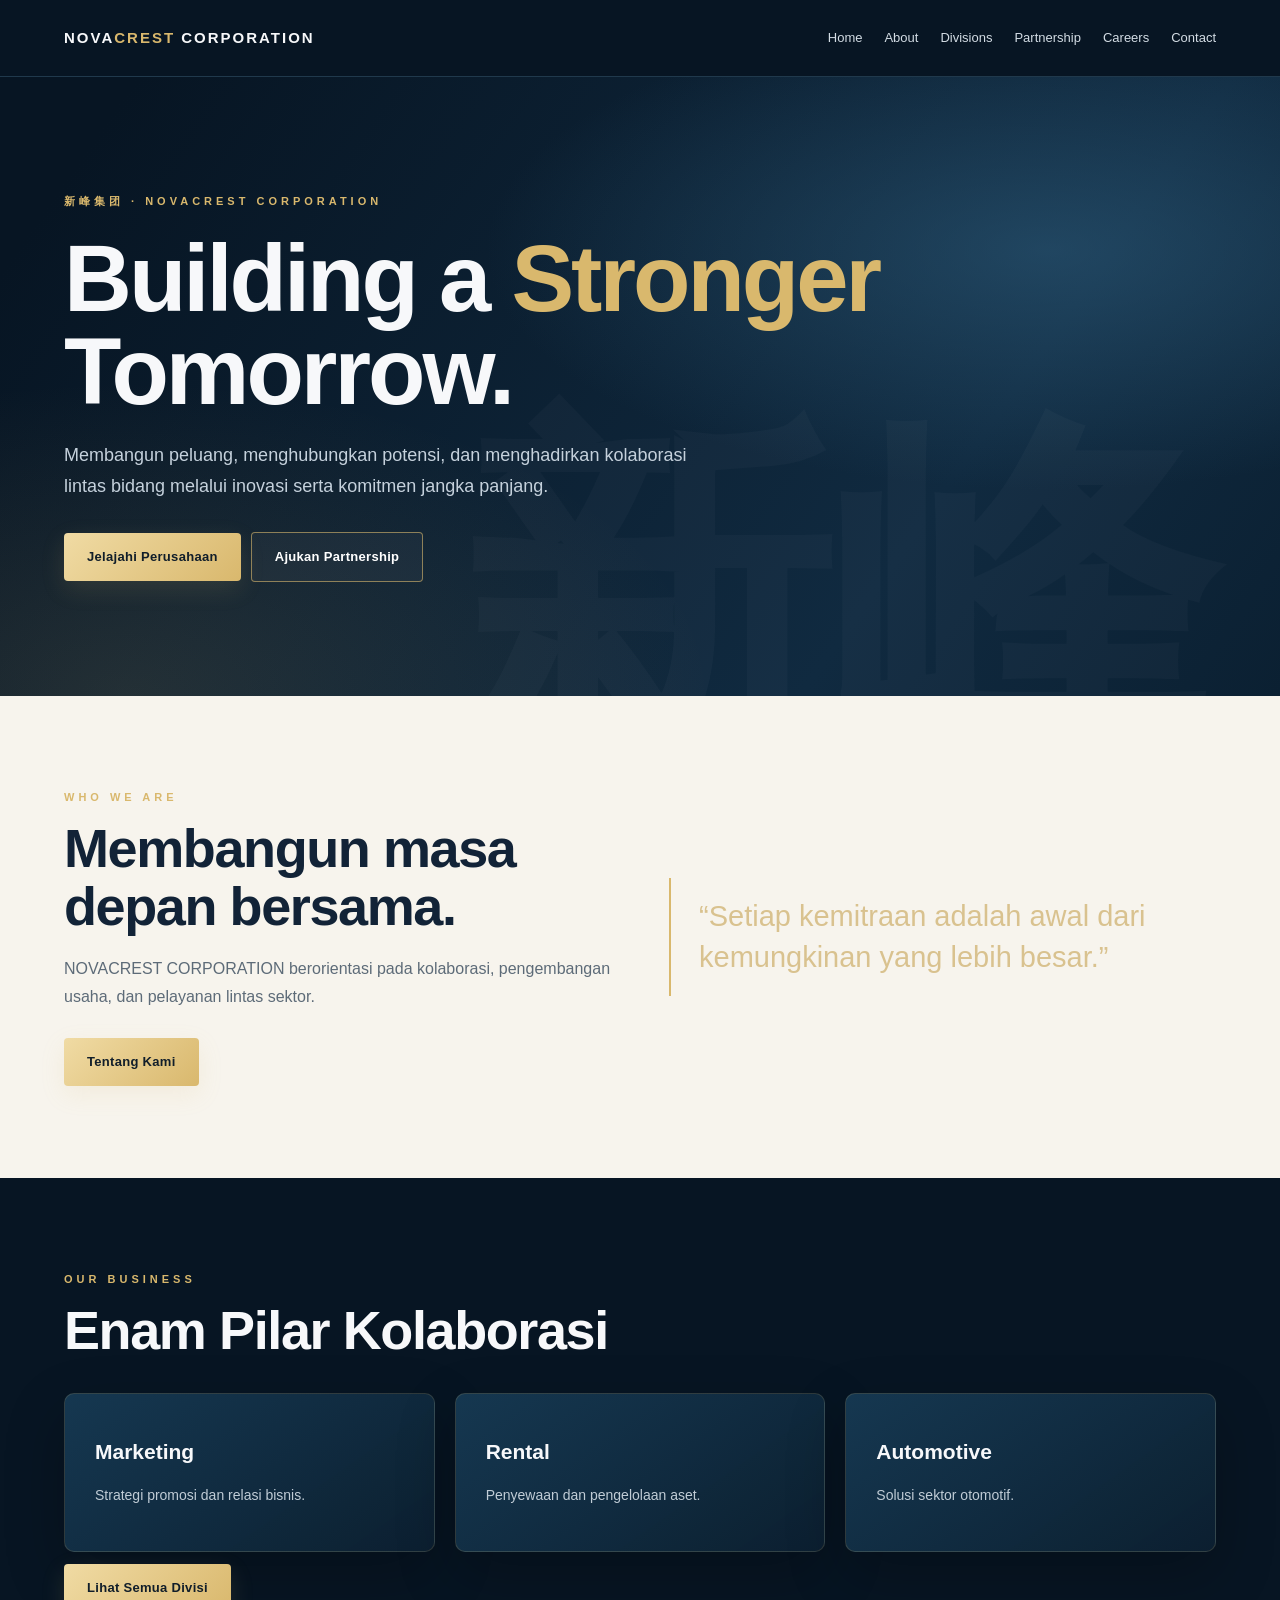
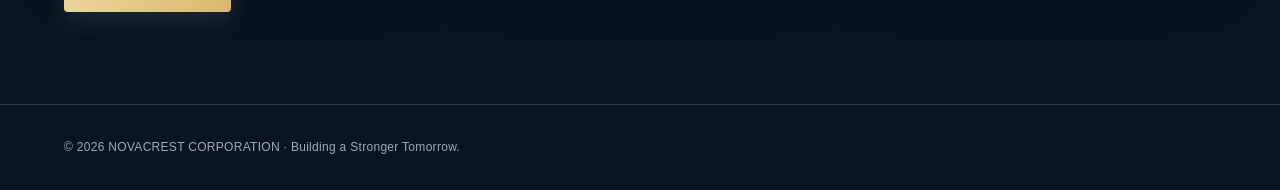
<file: index.html>
<!DOCTYPE html>
<html lang="id">

<head>
    <meta charset="UTF-8">
    <meta name="viewport" content="width=device-width, initial-scale=1.0">
    <meta name="description" content="NOVACREST CORPORATION — Building a Stronger Tomorrow">
    <title>Index | NOVACREST CORPORATION</title>
    <link rel="stylesheet" href="assets/style.css">
</head>

<body>
    <header class="wrap nav"><a class="brand" href="index.html">NOVA<span>CREST</span> CORPORATION</a>
        <nav class="navlinks"><a href="index.html">Home</a><a href="about.html">About</a><a
                href="divisions.html">Divisions</a><a href="partnership.html">Partnership</a><a
                href="careers.html">Careers</a><a href="contact.html">Contact</a></nav>
    </header>
    <main>
        <section class="hero">
            <div class="wrap">
                <div class="eyebrow">新峰集团 · NOVACREST CORPORATION</div>
                <h1>Building a <em>Stronger</em><br>Tomorrow.</h1>
                <p>Membangun peluang, menghubungkan potensi, dan menghadirkan kolaborasi lintas bidang melalui inovasi
                    serta komitmen jangka panjang.</p><a class="btn" href="about.html">Jelajahi Perusahaan</a><a
                    class="btn alt" href="partnership.html">Ajukan Partnership</a>
            </div>
        </section>
        <section class="section light">
            <div class="wrap split">
                <div>
                    <div class="eyebrow">Who We Are</div>
                    <h2>Membangun masa depan bersama.</h2>
                    <p class="lead">NOVACREST CORPORATION berorientasi pada kolaborasi, pengembangan usaha, dan
                        pelayanan lintas sektor.</p><a class="btn" href="about.html">Tentang Kami</a>
                </div>
                <div class="quote">“Setiap kemitraan adalah awal dari kemungkinan yang lebih besar.”</div>
            </div>
        </section>
        <section class="section">
            <div class="wrap">
                <div class="eyebrow">Our Business</div>
                <h2>Enam Pilar Kolaborasi</h2>
                <div class="grid">
                    <article class="card">
                        <h3>Marketing</h3>
                        <p>Strategi promosi dan relasi bisnis.</p>
                    </article>
                    <article class="card">
                        <h3>Rental</h3>
                        <p>Penyewaan dan pengelolaan aset.</p>
                    </article>
                    <article class="card">
                        <h3>Automotive</h3>
                        <p>Solusi sektor otomotif.</p>
                    </article>
                </div><a class="btn" href="divisions.html">Lihat Semua Divisi</a>
            </div>
        </section>
    </main>
    <footer class="footer">
        <div class="wrap">© <span data-year>2026</span> NOVACREST CORPORATION · Building a Stronger Tomorrow.</div>
    </footer>
    <script src="assets/script.js"></script>
</body>

</html>
</file>
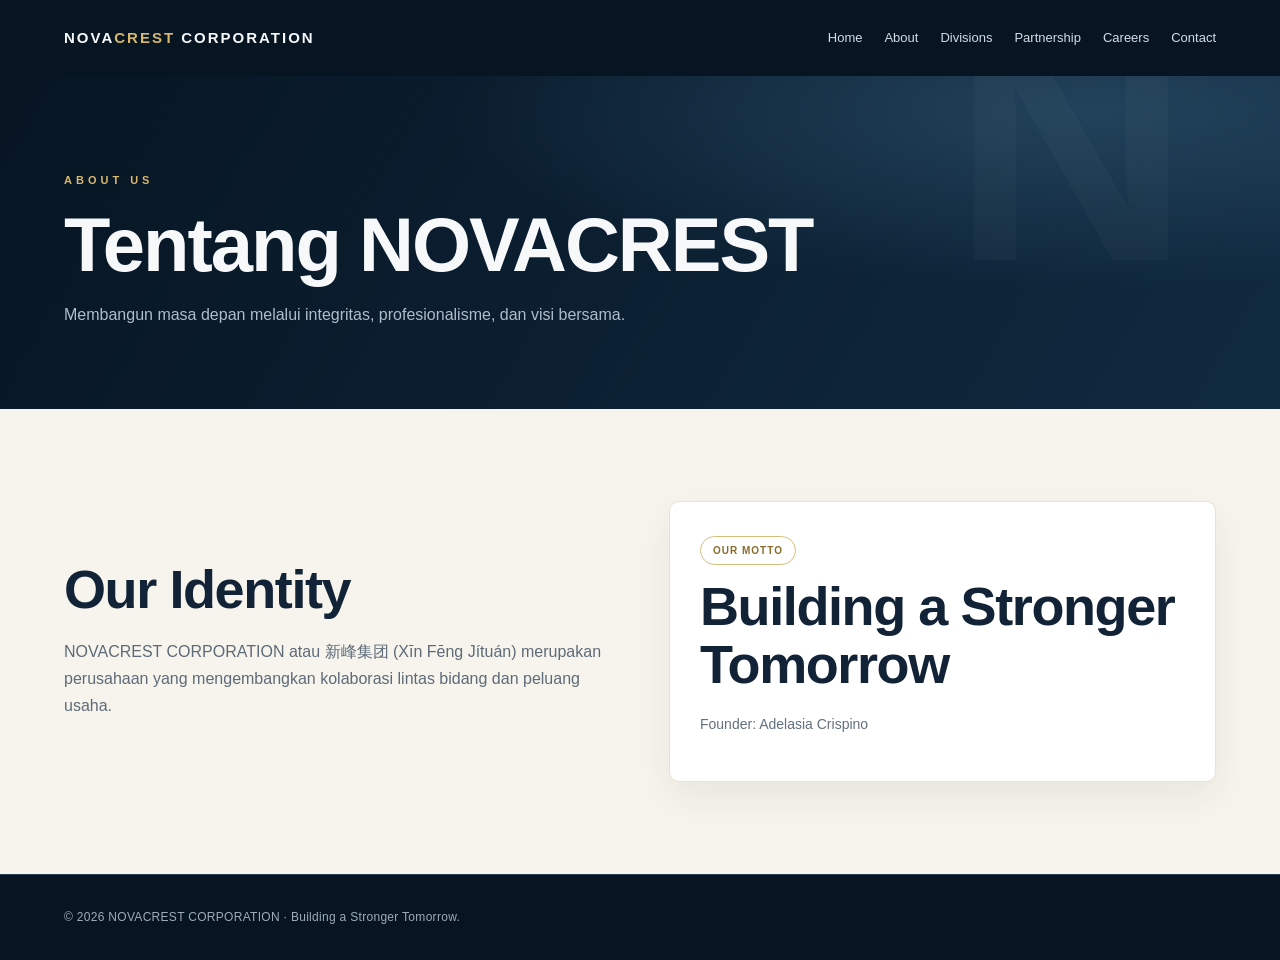
<file: about.html>
<!DOCTYPE html>
<html lang="id">

<head>
    <meta charset="UTF-8">
    <meta name="viewport" content="width=device-width, initial-scale=1.0">
    <meta name="description" content="NOVACREST CORPORATION — Building a Stronger Tomorrow">
    <title>About | NOVACREST CORPORATION</title>
    <link rel="stylesheet" href="assets/style.css">
</head>

<body>
    <header class="wrap nav"><a class="brand" href="index.html">NOVA<span>CREST</span> CORPORATION</a>
        <nav class="navlinks"><a href="index.html">Home</a><a href="about.html">About</a><a
                href="divisions.html">Divisions</a><a href="partnership.html">Partnership</a><a
                href="careers.html">Careers</a><a href="contact.html">Contact</a></nav>
    </header>
    <main>
        <section class="pagehead">
            <div class="wrap">
                <div class="eyebrow">About Us</div>
                <h1>Tentang NOVACREST</h1>
                <p class="lead">Membangun masa depan melalui integritas, profesionalisme, dan visi bersama.</p>
            </div>
        </section>
        <section class="section light">
            <div class="wrap split">
                <div>
                    <h2>Our Identity</h2>
                    <p class="lead">NOVACREST CORPORATION atau 新峰集团 (Xīn Fēng Jítuán) merupakan perusahaan yang
                        mengembangkan kolaborasi lintas bidang dan peluang usaha.</p>
                </div>
                <div class="card"><span class="tag">OUR MOTTO</span>
                    <h2>Building a Stronger Tomorrow</h2>
                    <p>Founder: Adelasia Crispino</p>
                </div>
            </div>
        </section>
    </main>
    <footer class="footer">
        <div class="wrap">© <span data-year>2026</span> NOVACREST CORPORATION · Building a Stronger Tomorrow.</div>
    </footer>
    <script src="assets/script.js"></script>
</body>

</html>
</file>
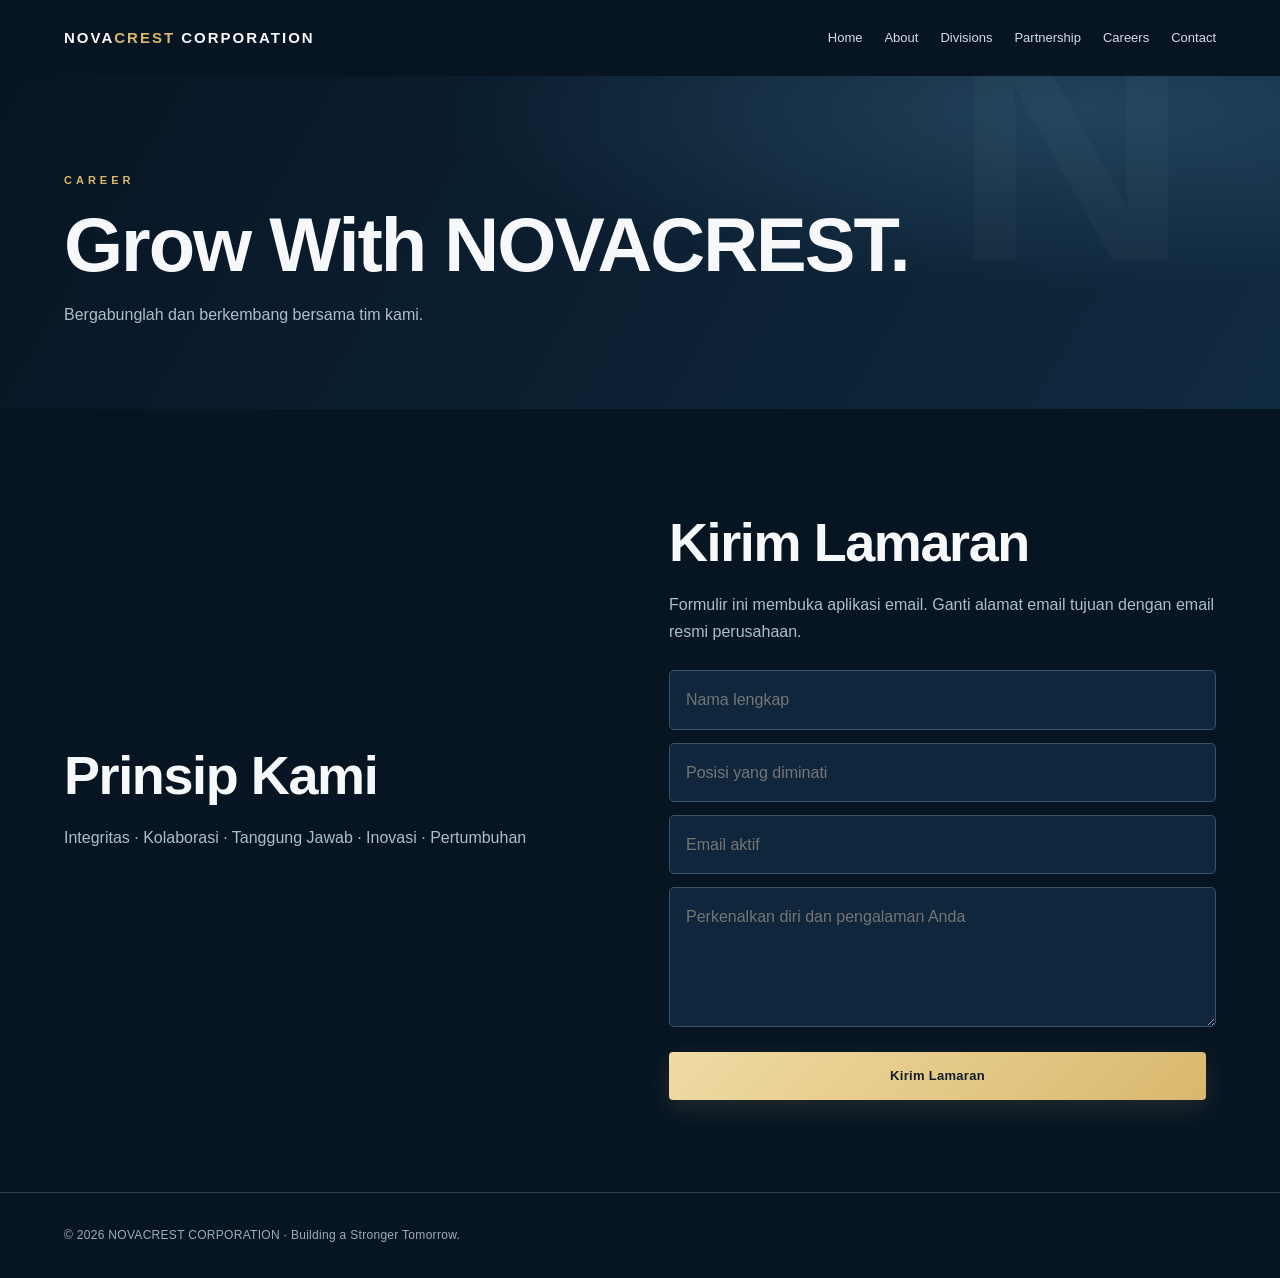
<file: careers.html>
<!DOCTYPE html>
<html lang="id">

<head>
    <meta charset="UTF-8">
    <meta name="viewport" content="width=device-width, initial-scale=1.0">
    <meta name="description" content="NOVACREST CORPORATION — Building a Stronger Tomorrow">
    <title>Careers | NOVACREST CORPORATION</title>
    <link rel="stylesheet" href="assets/style.css">
</head>

<body>
    <header class="wrap nav"><a class="brand" href="index.html">NOVA<span>CREST</span> CORPORATION</a>
        <nav class="navlinks"><a href="index.html">Home</a><a href="about.html">About</a><a
                href="divisions.html">Divisions</a><a href="partnership.html">Partnership</a><a
                href="careers.html">Careers</a><a href="contact.html">Contact</a></nav>
    </header>
    <main>
        <section class="pagehead">
            <div class="wrap">
                <div class="eyebrow">Career</div>
                <h1>Grow With NOVACREST.</h1>
                <p class="lead">Bergabunglah dan berkembang bersama tim kami.</p>
            </div>
        </section>
        <section class="section">
            <div class="wrap split">
                <div>
                    <h2>Prinsip Kami</h2>
                    <p class="lead">Integritas · Kolaborasi · Tanggung Jawab · Inovasi · Pertumbuhan</p>
                </div>
                <div>
                    <h2>Kirim Lamaran</h2>
                    <p class="lead">Formulir ini membuka aplikasi email. Ganti alamat email tujuan dengan email resmi
                        perusahaan.</p>
                    <form action="mailto:novacrest@example.com" method="post" enctype="text/plain"><input name="Nama"
                            placeholder="Nama lengkap" required><input name="Posisi" placeholder="Posisi yang diminati"
                            required><input type="email" name="Email" placeholder="Email aktif" required><textarea
                            name="Pesan" placeholder="Perkenalkan diri dan pengalaman Anda"></textarea><button
                            class="btn" type="submit">Kirim Lamaran</button></form>
                </div>
            </div>
        </section>
    </main>
    <footer class="footer">
        <div class="wrap">© <span data-year>2026</span> NOVACREST CORPORATION · Building a Stronger Tomorrow.</div>
    </footer>
    <script src="assets/script.js"></script>
</body>

</html>
</file>
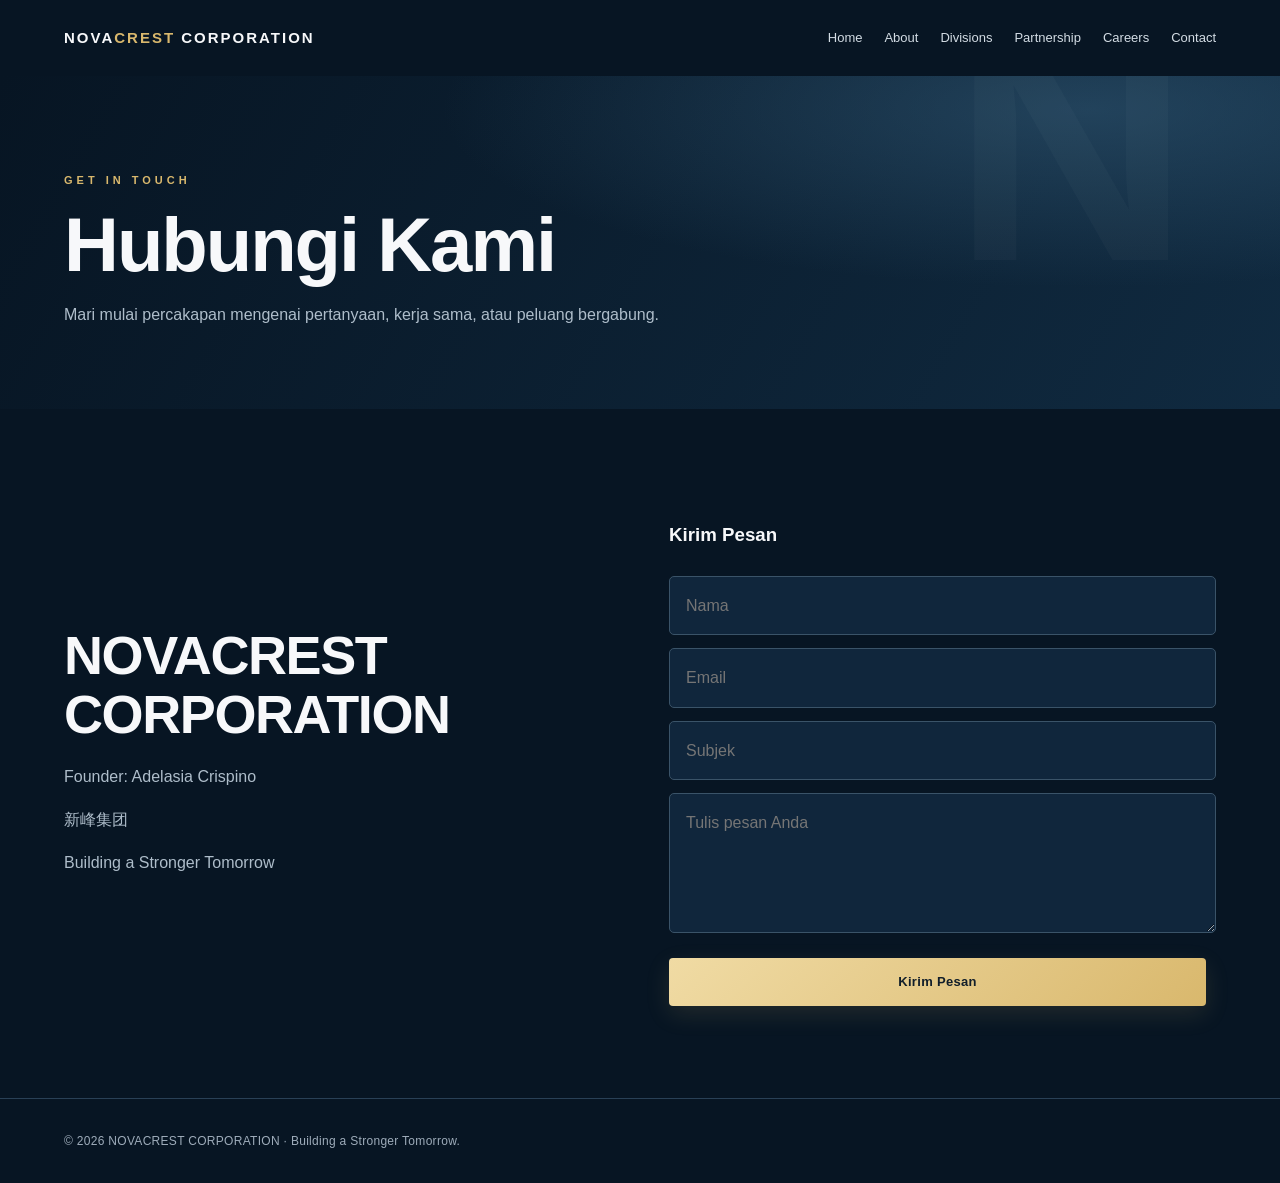
<file: contact.html>
<!DOCTYPE html>
<html lang="id">

<head>
    <meta charset="UTF-8">
    <meta name="viewport" content="width=device-width, initial-scale=1.0">
    <meta name="description" content="NOVACREST CORPORATION — Building a Stronger Tomorrow">
    <title>Contact | NOVACREST CORPORATION</title>
    <link rel="stylesheet" href="assets/style.css">
</head>

<body>
    <header class="wrap nav"><a class="brand" href="index.html">NOVA<span>CREST</span> CORPORATION</a>
        <nav class="navlinks"><a href="index.html">Home</a><a href="about.html">About</a><a
                href="divisions.html">Divisions</a><a href="partnership.html">Partnership</a><a
                href="careers.html">Careers</a><a href="contact.html">Contact</a></nav>
    </header>
    <main>
        <section class="pagehead">
            <div class="wrap">
                <div class="eyebrow">Get In Touch</div>
                <h1>Hubungi Kami</h1>
                <p class="lead">Mari mulai percakapan mengenai pertanyaan, kerja sama, atau peluang bergabung.</p>
            </div>
        </section>
        <section class="section">
            <div class="wrap split">
                <div>
                    <h2>NOVACREST CORPORATION</h2>
                    <p class="lead">Founder: Adelasia Crispino</p>
                    <p class="lead">新峰集团</p>
                    <p class="lead">Building a Stronger Tomorrow</p>
                </div>
                <div>
                    <h3>Kirim Pesan</h3>
                    <form action="mailto:novacrest@example.com" method="post" enctype="text/plain"><input name="Nama"
                            placeholder="Nama" required><input type="email" name="Email" placeholder="Email"
                            required><input name="Subjek" placeholder="Subjek"><textarea name="Pesan"
                            placeholder="Tulis pesan Anda" required></textarea><button class="btn" type="submit">Kirim
                            Pesan</button></form>
                </div>
            </div>
        </section>
    </main>
    <footer class="footer">
        <div class="wrap">© <span data-year>2026</span> NOVACREST CORPORATION · Building a Stronger Tomorrow.</div>
    </footer>
    <script src="assets/script.js"></script>
</body>

</html>
</file>
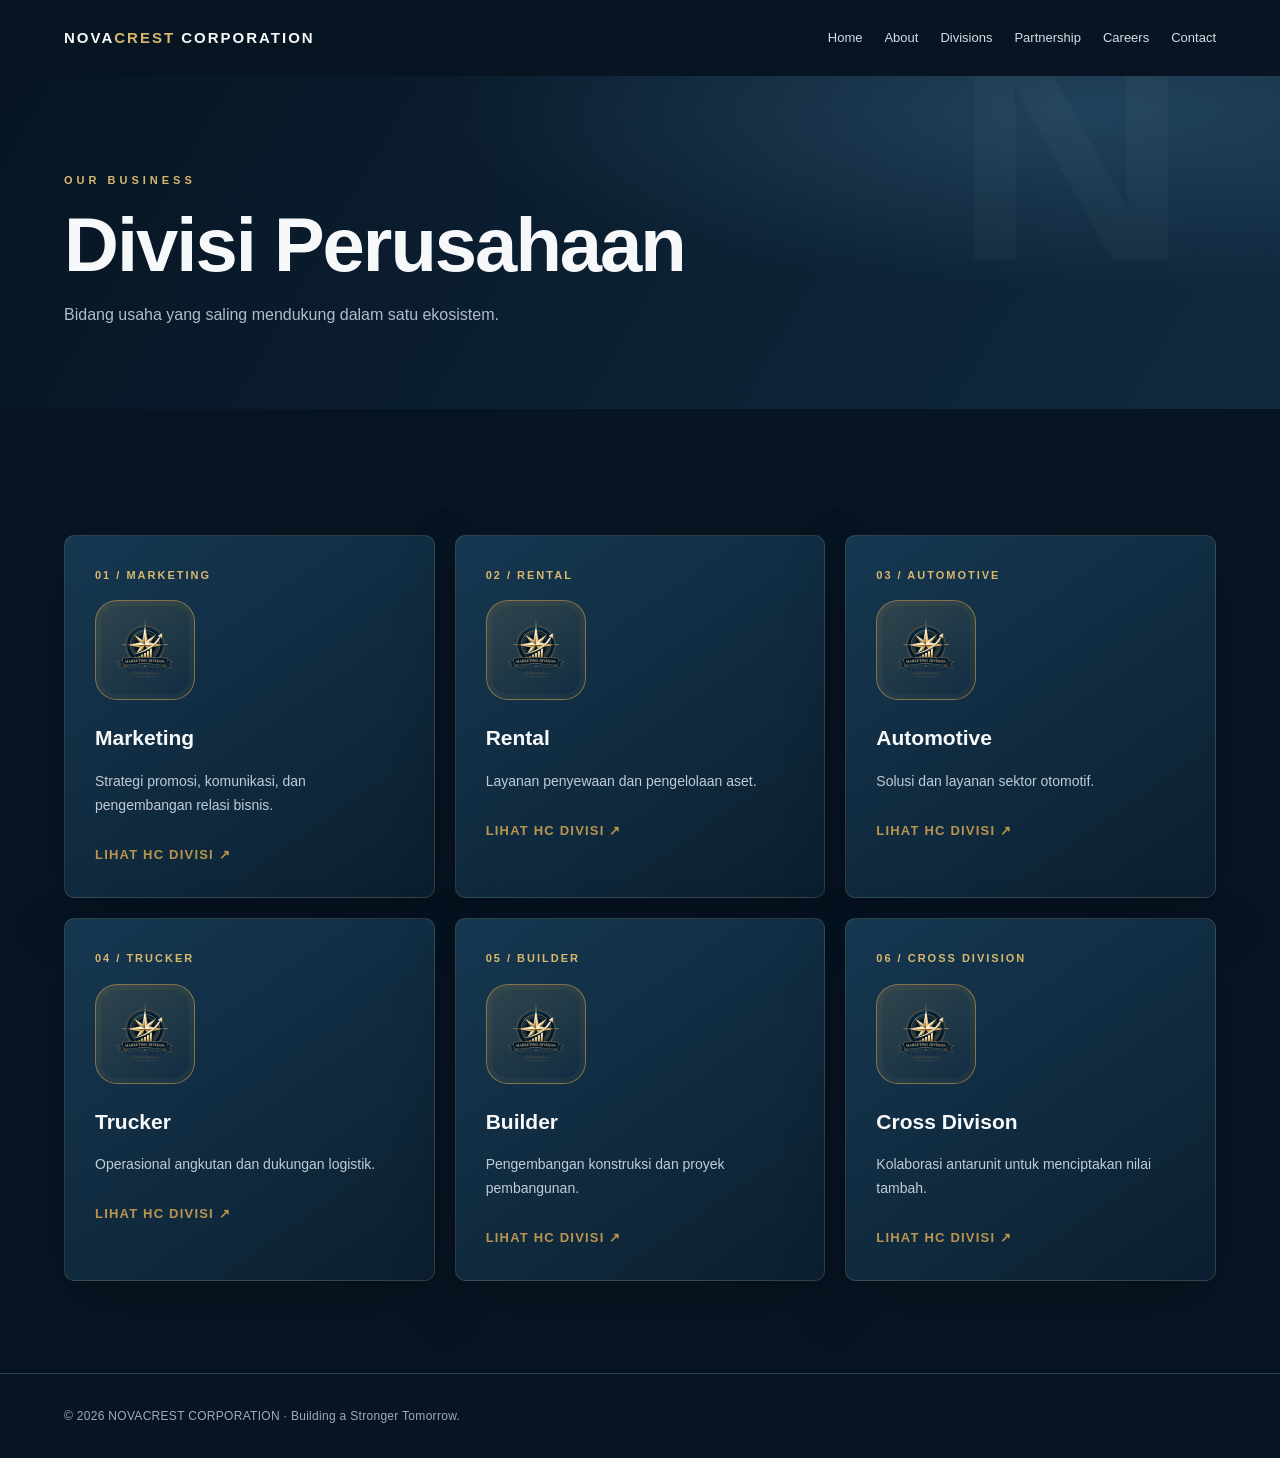
<file: divisions.html>
<!DOCTYPE html>
<html lang="id">

<head>
    <meta charset="UTF-8">
    <meta name="viewport" content="width=device-width, initial-scale=1.0">
    <meta name="description" content="NOVACREST CORPORATION — Building a Stronger Tomorrow">
    <title>Divisions | NOVACREST CORPORATION</title>
    <link rel="stylesheet" href="assets/style.css">
    <style>
        .division-card {
            position: relative;
            overflow: hidden;
            cursor: pointer;
            transition: transform .25s ease, border-color .25s ease, box-shadow .25s ease;
            min-height: 260px
        }

        .division-card:hover,
        .division-card:focus-visible {
            transform: translateY(-7px);
            border-color: #b9954f;
            box-shadow: 0 18px 45px rgba(0, 0, 0, .13);
            outline: none
        }

        .division-logo {
            width: 76px;
            height: 76px;
            border: 1px solid rgba(185, 149, 79, .65);
            border-radius: 22px;
            display: flex;
            flex-direction: column;
            align-items: center;
            justify-content: center;
            gap: 0;
            margin: 16px 0 20px;
            background: linear-gradient(145deg, rgba(185, 149, 79, .18), rgba(12, 32, 50, .05));
            color: #b9954f;
            box-shadow: inset 0 0 0 5px rgba(185, 149, 79, .06)
        }

        .division-logo .logo-glyph {
            font-size: 30px;
            line-height: 1
        }

        .division-logo small,
        .hc-brandmark small {
            font-size: 10px;
            font-weight: 800;
            letter-spacing: 2px
        }

        .division-cta {
            display: inline-block;
            margin-top: 12px;
            color: #b9954f;
            font-weight: 700;
            font-size: 13px
        }

        .hc-brandmark {
            width: 82px;
            height: 82px;
            border-radius: 24px;
            background: linear-gradient(145deg, #102b43, #071523);
            border: 1px solid #b9954f;
            color: #d7b66d;
            display: flex;
            flex-direction: column;
            align-items: center;
            justify-content: center;
            margin: 0 auto 18px;
            box-shadow: 0 12px 28px rgba(0, 0, 0, .18)
        }

        .hc-brandmark span {
            font-size: 31px;
            line-height: 1
        }

        .hc-dialog {
            text-align: center
        }

        .hc-list {
            text-align: left
        }

        .hc-row {
            display: flex;
            align-items: center;
            gap: 14px
        }

        .hc-index {
            color: #b9954f;
            font-weight: 800
        }

        .hc-row small {
            display: block;
            opacity: .65;
            margin-top: 4px
        }

        @media(max-width:640px) {
            .division-card {
                min-height: 230px
            }

            .division-logo {
                width: 66px;
                height: 66px
            }
        }
    </style>
</head>

<body>
    <header class="wrap nav"><a class="brand" href="index.html">NOVA<span>CREST</span> CORPORATION</a>
        <nav class="navlinks"><a href="index.html">Home</a><a href="about.html">About</a><a
                href="divisions.html">Divisions</a><a href="partnership.html">Partnership</a><a
                href="careers.html">Careers</a><a href="contact.html">Contact</a></nav>
    </header>
    <main>
        <section class="pagehead">
            <div class="wrap">
                <div class="eyebrow">Our Business</div>
                <h1>Divisi Perusahaan</h1>
                <p class="lead">Bidang usaha yang saling mendukung dalam satu ekosistem.</p>
            </div>
        </section>
        <section class="section">
            <div class="wrap">
                <div class="grid">
                    <!-- 01. MARKETING DIVISION -->
                    <article class="card division-card"
                        tabindex="0"
                        role="button"
                        data-division="Marketing"
                        data-hc="Division Director|Manager|Supervisor">
                    
                        <div class="num">01 / MARKETING</div>
                    
                        <div class="division-logo">
                            <img
                                src="Markerting.png"
                                alt="Marketing Division Logo"
                                class="division-image"
                            >
                        </div>
                    
                        <h3>Marketing</h3>
                    
                        <p>
                            Strategi promosi, komunikasi, dan pengembangan relasi bisnis.
                        </p>
                    
                        <span class="division-cta">
                            Lihat HC Divisi ↗
                        </span>
                    
                    </article>
                    <!-- 02. RENTAL DIVISION -->
                    <article class="card division-card"
                        tabindex="0"
                        role="button"
                        data-division="Rental"
                        data-hc="Division Director|Manager|Supervisor">
                    
                        <div class="num">02 / RENTAL</div>
                    
                        <div class="division-logo">
                            <img
                                src="Markerting.png"
                                alt="Rental Division Logo"
                                class="division-image"
                            >
                        </div>
                    
                        <h3>Rental</h3>
                    
                        <p>
                            Layanan penyewaan dan pengelolaan aset.
                        </p>
                    
                        <span class="division-cta">
                            Lihat HC Divisi ↗
                        </span>
                    
                    </article>
                    <!-- 03. AUTOMOTIVE DIVISION -->
                    <article class="card division-card"
                        tabindex="0"
                        role="button"
                        data-division="Automotive"
                        data-hc="Division Director|Manager|Supervisor">
                    
                        <div class="num">03 / AUTOMOTIVE</div>
                    
                        <div class="division-logo">
                            <img
                                src="Markerting.png"
                                alt="Automotive Division Logo"
                                class="division-image"
                            >
                        </div>
                    
                        <h3>Automotive</h3>
                    
                        <p>
                            Solusi dan layanan sektor otomotif.
                        </p>
                    
                        <span class="division-cta">
                            Lihat HC Divisi ↗
                        </span>
                    
                    </article>
                    <!-- 04. TRUCKER DIVISION -->
                    <article class="card division-card"
                        tabindex="0"
                        role="button"
                        data-division="Trucker"
                        data-hc="Division Director|Manager|Supervisor">
                    
                        <div class="num">04 / TRUCKER</div>
                    
                        <div class="division-logo">
                            <img
                                src="Markerting.png"
                                alt="Trucker Division Logo"
                                class="division-image"
                            >
                        </div>
                    
                        <h3>Trucker</h3>
                    
                        <p>
                            Operasional angkutan dan dukungan logistik.
                        </p>
                    
                        <span class="division-cta">
                            Lihat HC Divisi ↗
                        </span>
                    
                    </article>
                    <!-- 05. BUILDER DIVISION -->
                    <article class="card division-card"
                        tabindex="0"
                        role="button"
                        data-division="builder"
                        data-hc="Division Director|Manager|Supervisor">
                    
                        <div class="num">05 / BUILDER</div>
                    
                        <div class="division-logo">
                            <img
                                src="Markerting.png"
                                alt="builder Division Logo"
                                class="division-image"
                            >
                        </div>
                    
                        <h3>Builder</h3>
                    
                        <p>
                            Pengembangan konstruksi dan proyek pembangunan.
                        </p>
                    
                        <span class="division-cta">
                            Lihat HC Divisi ↗
                        </span>
                    
                    </article>
                    <!-- 06. CROSS DIVISION -->
                    <article class="card division-card"
                        tabindex="0"
                        role="button"
                        data-division="Cross"
                        data-hc="Division Director|Manager|Supervisor">
                    
                        <div class="num">06 / CROSS DIVISION</div>
                    
                        <div class="division-logo">
                            <img
                                src="Markerting.png"
                                alt="Cross Division Logo"
                                class="division-image"
                            >
                        </div>
                    
                        <h3>Cross Divison</h3>
                    
                        <p>
                            Kolaborasi antarunit untuk menciptakan nilai tambah.
                        </p>
                    
                        <span class="division-cta">
                            Lihat HC Divisi ↗
                        </span>
                    
                    </article>
                </div>
            </div>
        </section>
        <div class="hc-modal" id="hcModal" aria-hidden="true">
            <div class="hc-backdrop" data-close></div>
            <section class="hc-dialog" role="dialog" aria-modal="true" aria-labelledby="hcTitle"><button
                    class="hc-close" type="button" aria-label="Tutup" data-close>×</button>
                <div class="hc-brandmark" id="hcBrandmark"><span>✦</span><small>NC</small></div>
                <div class="eyebrow">Division Leadership</div>
                <h2 id="hcTitle">HC Division</h2>
                <p class="hc-intro">Struktur High Command divisi.</p>
                <div class="hc-list" id="hcList"></div>
                <p class="hc-note">Nama pemegang jabatan dapat diperbarui sesuai susunan organisasi NOVACREST.</p>
            </section>
        </div>
    </main>
    <footer class="footer">
        <div class="wrap">© <span data-year>2026</span> NOVACREST CORPORATION · Building a Stronger Tomorrow.</div>
    </footer>
    <script src="assets/script.js"></script>
    <script>const modal = document.getElementById("hcModal"), title = document.getElementById("hcTitle"), list = document.getElementById("hcList"), brandmark = document.getElementById("hcBrandmark"); function openHC(card) { title.textContent = "HC — " + card.dataset.division; brandmark.innerHTML = card.querySelector(".division-logo").innerHTML; list.innerHTML = card.dataset.hc.split("|").map((role, i) => `<div class="hc-row"><span class="hc-index">0${i + 1}</span><div><strong>${role}</strong><small>Belum ditetapkan</small></div></div>`).join(""); modal.classList.add("open"); modal.setAttribute("aria-hidden", "false"); document.body.classList.add("modal-open") } document.querySelectorAll(".division-card").forEach(card => { card.addEventListener("click", () => openHC(card)); card.addEventListener("keydown", e => { if (e.key === "Enter" || e.key === " ") { e.preventDefault(); openHC(card) } }) }); document.querySelectorAll("[data-close]").forEach(el => el.addEventListener("click", () => { modal.classList.remove("open"); modal.setAttribute("aria-hidden", "true"); document.body.classList.remove("modal-open") })); document.addEventListener("keydown", e => { if (e.key === "Escape") { modal.classList.remove("open"); modal.setAttribute("aria-hidden", "true"); document.body.classList.remove("modal-open") } });</script>
</body>

</html>
</file>
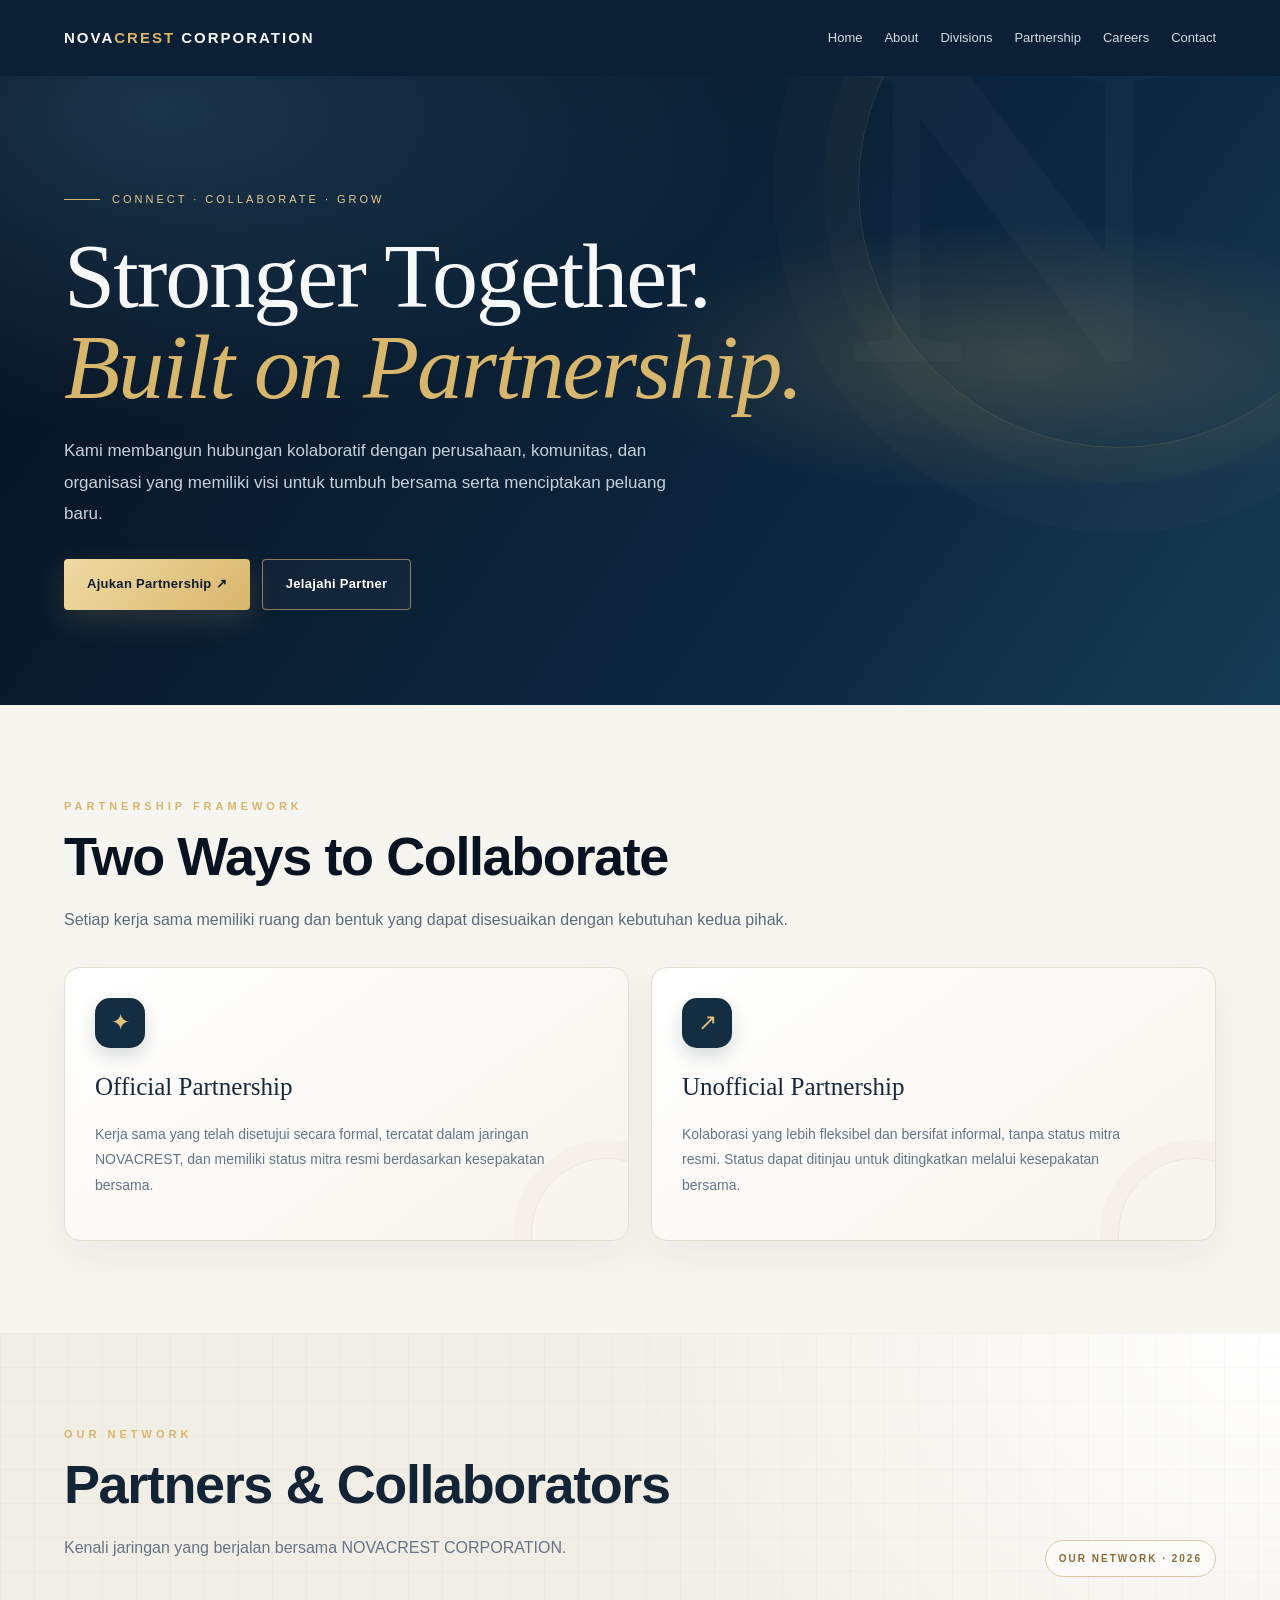
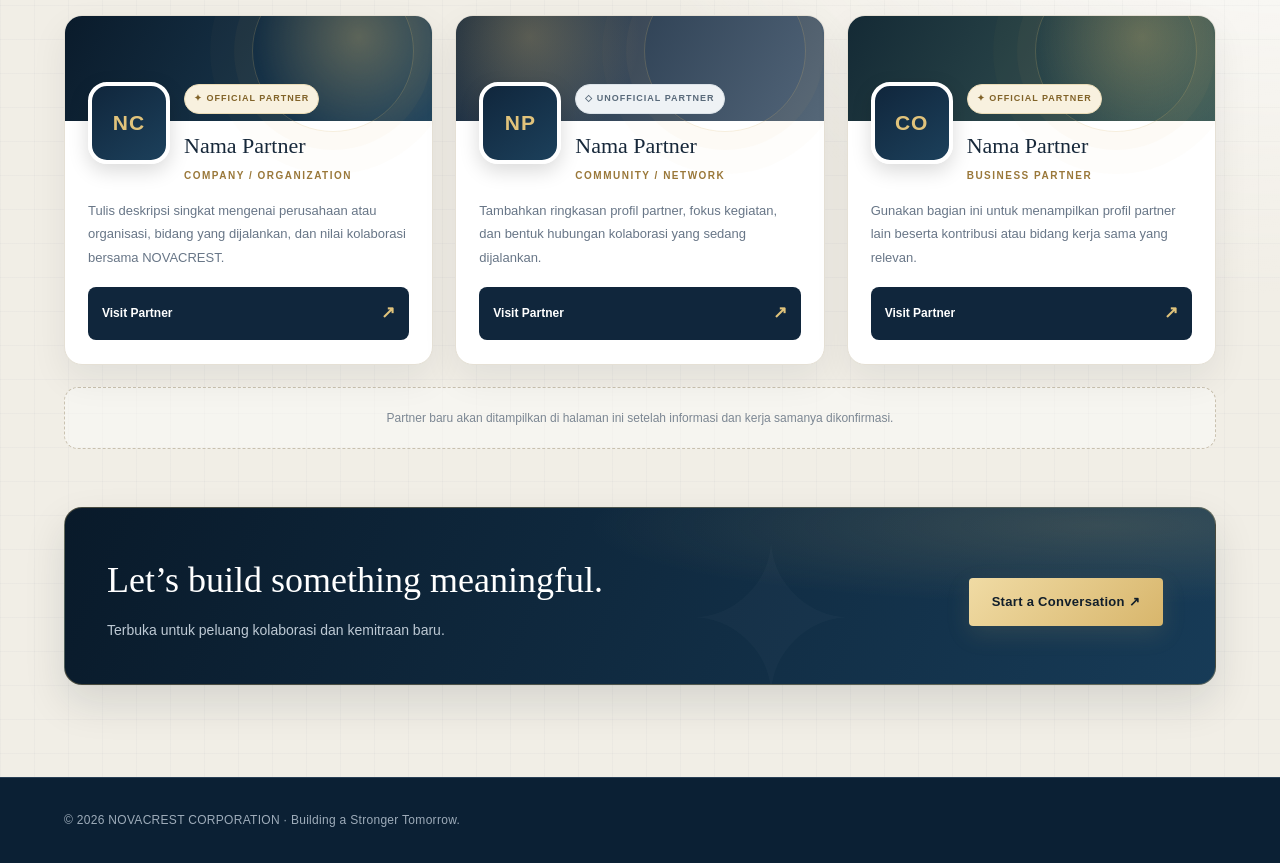
<file: partnership.html>
<!DOCTYPE html>
<html lang="id">

<head>
    <meta charset="UTF-8">
    <meta name="viewport" content="width=device-width, initial-scale=1.0">
    <meta name="description" content="Jaringan kemitraan NOVACREST CORPORATION.">
    <title>Partnership | NOVACREST CORPORATION</title>
    <link rel="stylesheet" href="assets/style.css">
    <style>
        :root {
            --ink: #071321;
            --navy: #0b2034;
            --gold: #d8b66c;
            --cream: #f7f5ef;
            --line: rgba(216, 182, 108, .25)
        }

        .partnership-hero {
            position: relative;
            isolation: isolate;
            overflow: hidden;
            padding: 105px 0 95px;
            background: radial-gradient(ellipse at 80% 45%, rgba(213, 176, 91, .22), transparent 28%), radial-gradient(ellipse at 12% 5%, rgba(62, 111, 146, .35), transparent 38%), linear-gradient(125deg, #06111f, #0d2942 70%, #173c55)
        }

        .partnership-hero:before {
            content: "";
            position: absolute;
            z-index: -1;
            width: 520px;
            height: 520px;
            border: 1px solid rgba(216, 182, 108, .16);
            border-radius: 50%;
            right: -100px;
            top: -150px;
            box-shadow: 0 0 0 35px rgba(216, 182, 108, .025), 0 0 0 85px rgba(216, 182, 108, .02)
        }

        .partnership-hero:after {
            content: "N";
            position: absolute;
            z-index: -1;
            right: 8%;
            top: -100px;
            font-size: clamp(260px, 36vw, 500px);
            line-height: 1;
            font-weight: 900;
            color: rgba(255, 255, 255, .025);
            font-family: Georgia, serif
        }

        .partnership-hero .wrap {
            position: relative
        }

        .partnership-hero h1 {
            font-family: Georgia, serif;
            font-size: clamp(48px, 8vw, 92px);
            font-weight: 500;
            letter-spacing: -2px;
            line-height: .99;
            max-width: 850px;
            margin: 22px 0
        }

        .partnership-hero h1 span {
            color: var(--gold);
            font-style: italic
        }

        .partnership-hero p {
            max-width: 620px;
            color: #c6d2dc;
            font-size: 17px;
            line-height: 1.85
        }

        .hero-kicker {
            display: inline-flex;
            align-items: center;
            gap: 12px;
            color: #e5cc91;
            font-size: 11px;
            letter-spacing: 3px;
            text-transform: uppercase
        }

        .hero-kicker:before {
            content: "";
            width: 36px;
            height: 1px;
            background: var(--gold)
        }

        .partner-actions {
            display: flex;
            gap: 12px;
            flex-wrap: wrap;
            margin-top: 30px
        }

        .partner-actions .btn {
            margin: 0
        }

        .partner-actions .btn:first-child {
            box-shadow: 0 10px 30px rgba(216, 182, 108, .17)
        }

        .partner-intro {
            display: grid;
            grid-template-columns: 1fr 1fr;
            gap: 22px;
            margin-top: 34px
        }

        .type-card {
            position: relative;
            overflow: hidden;
            padding: 30px 30px 28px;
            border: 1px solid #e5dfd1;
            border-radius: 16px;
            background: linear-gradient(145deg, #fff, #f7f4ed);
            box-shadow: 0 16px 42px rgba(15, 30, 45, .055);
            transition: transform .25s, box-shadow .25s
        }

        .type-card:hover {
            transform: translateY(-5px);
            box-shadow: 0 22px 48px rgba(15, 30, 45, .11)
        }

        .type-card:after {
            content: "";
            position: absolute;
            width: 150px;
            height: 150px;
            border: 1px solid rgba(159, 125, 57, .12);
            border-radius: 50%;
            right: -55px;
            bottom: -70px;
            box-shadow: 0 0 0 18px rgba(159, 125, 57, .035)
        }

        .type-card .type-icon {
            width: 50px;
            height: 50px;
            display: grid;
            place-items: center;
            border-radius: 15px;
            background: #132d43;
            color: #e0c27d;
            font-size: 23px;
            box-shadow: 0 8px 18px rgba(8, 25, 42, .15)
        }

        .type-card h3 {
            font-family: Georgia, serif;
            font-size: 25px;
            font-weight: 500;
            color: #17283a;
            margin: 18px 0 7px
        }

        .type-card p {
            color: #667484;
            font-size: 14px;
            line-height: 1.8;
            max-width: 460px
        }

        .network {
            position: relative;
            overflow: hidden;
            background: radial-gradient(ellipse at 100% 0%, #fff 0, transparent 38%), #f1eee6;
            color: #142437
        }

        .network:before {
            content: "";
            position: absolute;
            inset: 0;
            background-image: linear-gradient(rgba(16, 38, 60, .025) 1px, transparent 1px), linear-gradient(90deg, rgba(16, 38, 60, .025) 1px, transparent 1px);
            background-size: 34px 34px;
            pointer-events: none
        }

        .network .wrap {
            position: relative
        }

        .network-head {
            display: flex;
            justify-content: space-between;
            align-items: end;
            gap: 20px;
            flex-wrap: wrap
        }

        .network-head .lead {
            color: #667486
        }

        .network-count {
            font-size: 10px;
            letter-spacing: 2px;
            color: #8a6b31;
            font-weight: 800;
            border: 1px solid #d8c99f;
            padding: 9px 13px;
            border-radius: 30px;
            background: rgba(255, 255, 255, .6)
        }

        .partner-grid {
            display: grid;
            grid-template-columns: repeat(3, minmax(0, 1fr));
            gap: 22px;
            margin-top: 38px
        }

        .partner-card {
            position: relative;
            overflow: hidden;
            padding: 0;
            background: #fff;
            color: #17283a;
            border: 1px solid #e5e0d5;
            border-radius: 18px;
            box-shadow: 0 14px 36px rgba(15, 30, 45, .07);
            transition: transform .3s, box-shadow .3s
        }

        .partner-card:hover {
            transform: translateY(-8px);
            box-shadow: 0 25px 55px rgba(15, 30, 45, .15)
        }

        .partner-cover {
            height: 105px;
            position: relative;
            background: radial-gradient(circle at 80% 20%, rgba(216, 182, 108, .35), transparent 34%), linear-gradient(120deg, #0a1b2b, #20445d)
        }

        .partner-cover:after {
            content: "";
            position: absolute;
            right: 18px;
            top: -46px;
            width: 160px;
            height: 160px;
            border: 1px solid rgba(216, 182, 108, .23);
            border-radius: 50%;
            box-shadow: 0 0 0 18px rgba(216, 182, 108, .04), 0 0 0 42px rgba(216, 182, 108, .025)
        }

        .partner-card:nth-child(2) .partner-cover {
            background: radial-gradient(circle at 20% 20%, rgba(216, 182, 108, .3), transparent 36%), linear-gradient(120deg, #182a3d, #526579)
        }

        .partner-card:nth-child(3) .partner-cover {
            background: radial-gradient(circle at 80% 20%, rgba(216, 182, 108, .32), transparent 35%), linear-gradient(120deg, #142a35, #3c5c5a)
        }

        .partner-body {
            padding: 0 23px 24px
        }

        .partner-top {
            display: flex;
            align-items: flex-end;
            gap: 14px;
            margin-top: -39px;
            position: relative;
            z-index: 1
        }

        .partner-logo {
            width: 82px;
            height: 82px;
            flex: 0 0 82px;
            border: 4px solid #fff;
            border-radius: 19px;
            display: grid;
            place-items: center;
            background: linear-gradient(145deg, #10263c, #1c405b);
            color: #e1c37b;
            font-size: 21px;
            font-weight: 800;
            letter-spacing: 1px;
            overflow: hidden;
            box-shadow: 0 7px 20px rgba(0, 0, 0, .15)
        }

        .partner-logo img {
            width: 100%;
            height: 100%;
            object-fit: contain;
            background: #fff;
            padding: 7px
        }

        .partner-status {
            display: inline-flex;
            align-items: center;
            gap: 6px;
            font-size: 9px;
            letter-spacing: 1px;
            font-weight: 800;
            color: #816329;
            background: #f8f1df;
            border: 1px solid #eadbb6;
            border-radius: 30px;
            padding: 6px 9px
        }

        .partner-status.unofficial {
            color: #596a7a;
            background: #eef2f5;
            border-color: #dce3e8
        }

        .partner-card h3 {
            font-family: Georgia, serif;
            font-size: 22px;
            font-weight: 500;
            margin: 13px 0 3px
        }

        .partner-card .category {
            font-size: 10px;
            color: #9a783a;
            text-transform: uppercase;
            letter-spacing: 1.5px;
            font-weight: 800
        }

        .partner-card p {
            color: #687687;
            font-size: 13px;
            line-height: 1.8;
            min-height: 70px;
            margin: 15px 0 18px
        }

        .partner-link {
            display: flex;
            align-items: center;
            justify-content: space-between;
            gap: 9px;
            padding: 12px 14px;
            border-radius: 8px;
            background: #10263c;
            color: #fff;
            font-size: 12px;
            font-weight: 700;
            transition: background .2s
        }

        .partner-link:hover {
            background: #8b6d35
        }

        .partner-link span {
            color: #e0c37b;
            font-size: 17px
        }

        .partner-empty {
            border: 1px dashed #c9c1af;
            border-radius: 14px;
            padding: 20px;
            text-align: center;
            color: #7c8793;
            font-size: 12px;
            margin-top: 22px;
            background: rgba(255, 255, 255, .4)
        }

        .join-banner {
            position: relative;
            overflow: hidden;
            margin-top: 58px;
            padding: 42px;
            border: 1px solid rgba(216, 182, 108, .3);
            border-radius: 18px;
            background: radial-gradient(ellipse at 90% 10%, rgba(216, 182, 108, .18), transparent 35%), linear-gradient(115deg, #091a2a, #173b57);
            color: white;
            display: flex;
            align-items: center;
            justify-content: space-between;
            gap: 25px;
            box-shadow: 0 18px 42px rgba(15, 30, 45, .12)
        }

        .join-banner:after {
            content: "✦";
            position: absolute;
            right: 31%;
            top: -65px;
            font-size: 210px;
            color: rgba(255, 255, 255, .025);
            pointer-events: none
        }

        .join-banner h3 {
            font-family: Georgia, serif;
            font-size: clamp(25px, 4vw, 36px);
            font-weight: 500;
            margin: 0 0 7px
        }

        .join-banner p {
            color: #bdc9d4;
            margin: 0;
            font-size: 14px
        }

        .join-banner .btn {
            white-space: nowrap;
            position: relative;
            z-index: 1
        }

        @media(max-width:900px) {
            .partner-grid {
                grid-template-columns: repeat(2, minmax(0, 1fr))
            }
        }

        @media(max-width:620px) {

            .partner-intro,
            .partner-grid {
                grid-template-columns: 1fr
            }

            .partnership-hero {
                padding: 70px 0 65px
            }

            .partnership-hero h1 {
                letter-spacing: -1px
            }

            .join-banner {
                align-items: flex-start;
                flex-direction: column;
                padding: 28px
            }

            .partner-card p {
                min-height: 0
            }

            .network-count {
                margin-top: 5px
            }
        }
    </style>
</head>

<body>
    <header class="wrap nav"><a class="brand" href="index.html">NOVA<span>CREST</span> CORPORATION</a>
        <nav class="navlinks"><a href="index.html">Home</a><a href="about.html">About</a><a
                href="divisions.html">Divisions</a><a href="partnership.html" aria-current="page">Partnership</a><a
                href="careers.html">Careers</a><a href="contact.html">Contact</a></nav>
    </header>
    <main>
        <section class="partnership-hero">
            <div class="wrap">
                <div class="hero-kicker">Connect · Collaborate · Grow</div>
                <h1>Stronger Together.<br><span>Built on Partnership.</span></h1>
                <p>Kami membangun hubungan kolaboratif dengan perusahaan, komunitas, dan organisasi yang memiliki visi
                    untuk tumbuh bersama serta menciptakan peluang baru.</p>
                <div class="partner-actions"><a class="btn" href="contact.html">Ajukan Partnership ↗</a><a
                        class="btn alt" href="#our-partners">Jelajahi Partner</a></div>
            </div>
        </section>
        <section class="section light">
            <div class="wrap">
                <div class="eyebrow">Partnership Framework</div>
                <h2>Two Ways to Collaborate</h2>
                <p class="lead">Setiap kerja sama memiliki ruang dan bentuk yang dapat disesuaikan dengan kebutuhan
                    kedua pihak.</p>
                <div class="partner-intro">
                    <article class="type-card">
                        <div class="type-icon">✦</div>
                        <h3>Official Partnership</h3>
                        <p>Kerja sama yang telah disetujui secara formal, tercatat dalam jaringan NOVACREST, dan
                            memiliki status mitra resmi berdasarkan kesepakatan bersama.</p>
                    </article>
                    <article class="type-card">
                        <div class="type-icon">↗</div>
                        <h3>Unofficial Partnership</h3>
                        <p>Kolaborasi yang lebih fleksibel dan bersifat informal, tanpa status mitra resmi. Status dapat
                            ditinjau untuk ditingkatkan melalui kesepakatan bersama.</p>
                    </article>
                </div>
            </div>
        </section>
        <section class="section network" id="our-partners">
            <div class="wrap">
                <div class="network-head">
                    <div>
                        <div class="eyebrow">Our Network</div>
                        <h2>Partners & Collaborators</h2>
                        <p class="lead">Kenali jaringan yang berjalan bersama NOVACREST CORPORATION.</p>
                    </div>
                    <div class="network-count">OUR NETWORK · 2026</div>
                </div>
                <div class="partner-grid">
                    <!-- Duplikasi .partner-card untuk menambahkan mitra. Ganti src logo, nama, kategori, deskripsi, status, dan href. -->
                    <article class="partner-card">
                        <div class="partner-cover"></div>
                        <div class="partner-body">
                            <div class="partner-top">
                                <div class="partner-logo" aria-label="Logo contoh partner">NC</div>
                                <div><span class="partner-status">✦ OFFICIAL PARTNER</span>
                                    <h3>Nama Partner</h3>
                                    <div class="category">Company / Organization</div>
                                </div>
                            </div>
                            <p>Tulis deskripsi singkat mengenai perusahaan atau organisasi, bidang yang dijalankan, dan
                                nilai kolaborasi bersama NOVACREST.</p><a class="partner-link"
                                href="https://example.com" target="_blank" rel="noopener noreferrer">Visit Partner
                                <span>↗</span></a>
                        </div>
                    </article>
                    <article class="partner-card">
                        <div class="partner-cover"></div>
                        <div class="partner-body">
                            <div class="partner-top">
                                <div class="partner-logo" aria-label="Logo contoh partner">NP</div>
                                <div><span class="partner-status unofficial">◇ UNOFFICIAL PARTNER</span>
                                    <h3>Nama Partner</h3>
                                    <div class="category">Community / Network</div>
                                </div>
                            </div>
                            <p>Tambahkan ringkasan profil partner, fokus kegiatan, dan bentuk hubungan kolaborasi yang
                                sedang dijalankan.</p><a class="partner-link" href="https://example.com" target="_blank"
                                rel="noopener noreferrer">Visit Partner <span>↗</span></a>
                        </div>
                    </article>
                    <article class="partner-card">
                        <div class="partner-cover"></div>
                        <div class="partner-body">
                            <div class="partner-top">
                                <div class="partner-logo" aria-label="Logo contoh partner">CO</div>
                                <div><span class="partner-status">✦ OFFICIAL PARTNER</span>
                                    <h3>Nama Partner</h3>
                                    <div class="category">Business Partner</div>
                                </div>
                            </div>
                            <p>Gunakan bagian ini untuk menampilkan profil partner lain beserta kontribusi atau bidang
                                kerja sama yang relevan.</p><a class="partner-link" href="https://example.com"
                                target="_blank" rel="noopener noreferrer">Visit Partner <span>↗</span></a>
                        </div>
                    </article>
                </div>
                <div class="partner-empty">Partner baru akan ditampilkan di halaman ini setelah informasi dan kerja
                    samanya dikonfirmasi.</div>
                <div class="join-banner">
                    <div>
                        <h3>Let’s build something meaningful.</h3>
                        <p>Terbuka untuk peluang kolaborasi dan kemitraan baru.</p>
                    </div><a class="btn" href="contact.html">Start a Conversation ↗</a>
                </div>
            </div>
        </section>
    </main>
    <footer class="footer">
        <div class="wrap">© <span data-year>2026</span> NOVACREST CORPORATION · Building a Stronger Tomorrow.</div>
    </footer>
    <script src="assets/script.js"></script>
</body>

</html>
</file>
<file: assets/style.css>
:root {
    --navy: #071523;
    --navy2: #102a40;
    --navy3: #173b55;
    --gold: #d9b86d;
    --gold2: #f0dba4;
    --cream: #f7f4ed;
    --ink: #122337;
    --muted: #aebdca;
    --line: rgba(217, 184, 109, .24);
    --shadow: 0 22px 60px rgba(0, 0, 0, .24)
}

* { box-sizing: border-box }
html { scroll-behavior: smooth }
body {
    margin: 0;
    font-family: Inter, Segoe UI, Arial, sans-serif;
    background: var(--navy);
    color: #f7f8fa;
    line-height: 1.7
}
a { color: inherit; text-decoration: none }
.wrap { width: min(1160px, 90%); margin: auto }

.nav {
    display: flex;
    align-items: center;
    justify-content: space-between;
    padding: 20px 0;
    gap: 24px
}
.brand { font-size: 15px; font-weight: 900; letter-spacing: 2px; white-space: nowrap }
.brand span { color: var(--gold) }
.navlinks { display: flex; gap: 22px; flex-wrap: wrap; font-size: 13px; color: #d3dce4 }
.navlinks a { position: relative; padding: 7px 0; transition: .25s }
.navlinks a:hover, .navlinks a:focus { color: var(--gold) }
.navlinks a:after {
    content: ""; position: absolute; left: 0; bottom: 0; width: 0; height: 1px;
    background: var(--gold); transition: .25s
}
.navlinks a:hover:after, .navlinks a:focus-visible:after { width: 100% }

.hero {
    min-height: 620px; display: flex; align-items: center; position: relative; overflow: hidden;
    background: radial-gradient(ellipse at 82% 28%, rgba(45, 91, 122, .58), transparent 38%),
        radial-gradient(ellipse at 10% 100%, rgba(217, 184, 109, .12), transparent 36%),
        linear-gradient(125deg, #071523 8%, #102a40 72%, #0b2032);
    border-top: 1px solid #20394c
}
.hero:after {
    content: "新峰"; position: absolute; right: 5%; bottom: -100px;
    font-size: clamp(180px, 30vw, 420px); font-weight: 900; line-height: 1;
    color: rgba(255, 255, 255, .025); pointer-events: none
}
.hero .wrap { position: relative; z-index: 1 }
.eyebrow { color: var(--gold); letter-spacing: 4px; text-transform: uppercase; font-size: 11px; font-weight: 800 }
.hero h1 { font-size: clamp(48px, 8vw, 94px); line-height: .99; letter-spacing: -3px; max-width: 900px; margin: 22px 0 }
.hero h1 em { color: var(--gold); font-style: normal }
.hero p { max-width: 650px; color: #c5d1dc; font-size: 18px }
.btn {
    display: inline-flex; align-items: center; justify-content: center;
    background: linear-gradient(135deg, var(--gold2), var(--gold)); color: #111e2a;
    padding: 13px 23px; border-radius: 4px; font-weight: 800; font-size: 13px;
    letter-spacing: .3px; margin: 12px 10px 0 0;
    box-shadow: 0 8px 25px rgba(217, 184, 109, .13); transition: transform .25s, box-shadow .25s
}
.btn:hover { transform: translateY(-3px); box-shadow: 0 14px 30px rgba(217, 184, 109, .22) }
.btn.alt { border: 1px solid rgba(217, 184, 109, .6); background: rgba(255, 255, 255, .035); color: #fff; box-shadow: none }

.section { padding: 92px 0; position: relative }
.light { background: var(--cream); color: var(--ink) }
.section h1, .section h2 { font-size: clamp(32px, 4.5vw, 54px); line-height: 1.08; letter-spacing: -1.4px; margin: 12px 0 20px }
.lead { max-width: 760px; color: #aebdca }
.light .lead { color: #5d6b78 }
.grid { display: grid; grid-template-columns: repeat(3, minmax(0, 1fr)); gap: 20px; margin-top: 34px }
.card {
    padding: 30px; background: linear-gradient(145deg, rgba(23, 59, 85, .92), rgba(12, 32, 49, .96));
    border: 1px solid rgba(217, 184, 109, .17); border-radius: 10px; box-shadow: var(--shadow);
    transition: transform .3s, border-color .3s
}
.card:hover { transform: translateY(-6px); border-color: rgba(217, 184, 109, .65) }
.light .card { background: #fff; border: 1px solid #e9e2d3; box-shadow: 0 15px 38px rgba(22, 37, 51, .07) }
.card .num { color: var(--gold); font-size: 11px; letter-spacing: 2px; font-weight: 800 }
.card h3 { margin: 10px 0; font-size: 21px }
.card p { color: #c0ccd6; font-size: 14px }
.light .card p { color: #627080 }
.split { display: grid; grid-template-columns: 1fr 1fr; gap: 58px; align-items: center }
.quote { border-left: 2px solid var(--gold); padding: 18px 28px; color: #d9c28f; font-size: clamp(20px, 3vw, 29px); line-height: 1.4 }
.footer { padding: 32px 0; border-top: 1px solid #294056; color: #9eacba; font-size: 12px; letter-spacing: .3px }

.pagehead {
    padding: 95px 0 65px; position: relative; overflow: hidden;
    background: radial-gradient(ellipse at 85% 10%, rgba(54, 96, 126, .5), transparent 42%), linear-gradient(120deg, #071523, #102a40)
}
.pagehead:after { content: "N"; position: absolute; right: 7%; top: -95px; font-size: 330px; font-weight: 900; color: rgba(255, 255, 255, .025); line-height: 1 }
.pagehead .wrap { position: relative; z-index: 1 }
.pagehead h1 { font-size: clamp(42px, 7vw, 76px); line-height: 1.05; letter-spacing: -2px; margin: 15px 0 }
.tag { display: inline-block; color: #8a6b2b; border: 1px solid #d7bd7d; border-radius: 30px; padding: 5px 12px; font-size: 10px; letter-spacing: 1px; margin: 4px 5px 0 0; font-weight: 800 }
.light .tag { color: #8a6b2b }

form { max-width: 650px; display: grid; gap: 13px; margin-top: 25px }
input, textarea, select {
    width: 100%; padding: 15px 16px; border: 1px solid #3a5368; background: #10263c;
    color: white; border-radius: 5px; font: inherit; outline: none
}
input:focus, textarea:focus, select:focus { border-color: var(--gold); box-shadow: 0 0 0 3px rgba(217, 184, 109, .1) }
textarea { min-height: 140px; resize: vertical }
button { border: 0; cursor: pointer; font: inherit }

.partner-grid { grid-template-columns: repeat(2, minmax(0, 1fr)) }
.partner-card { background: linear-gradient(145deg, #16364f, #0b1e30); color: #fff; border-color: var(--line) }
.partner-card p { color: #b7c3cf }
.partner-logo {
    width: 112px; height: 112px; border: 1px solid rgba(217, 184, 109, .6); border-radius: 18px;
    display: grid; place-items: center; margin-bottom: 20px; color: var(--gold); font-size: 14px;
    font-weight: 800; letter-spacing: 2px; background: linear-gradient(135deg, #f6f1e5, #d8c99f);
    box-shadow: 0 12px 30px rgba(0, 0, 0, .2)
}
.partner-note { font-size: 12px; color: #9eacba; margin-top: 20px }
.section-kicker { display: flex; align-items: center; gap: 12px; color: var(--gold); font-size: 11px; letter-spacing: 3px; font-weight: 800; text-transform: uppercase }
.section-kicker:after { content: ""; height: 1px; width: 55px; background: var(--gold); opacity: .65 }
.stat-row { display: grid; grid-template-columns: repeat(3, 1fr); gap: 15px; margin-top: 30px }
.stat { padding: 20px; border-top: 1px solid var(--line); background: rgba(255, 255, 255, .025) }
.stat strong { display: block; color: var(--gold); font-size: 26px }
.stat span { font-size: 12px; color: var(--muted) }

/* =====================================================
   DIVISIONS — LOGO SIZE FIX + HC MODAL
   Keeps the original NOVACREST navy/gold visual system.
===================================================== */
.division-card {
    position: relative;
    min-width: 0;
    overflow: hidden;
    cursor: pointer;
    transition: transform .3s ease, border-color .3s ease, box-shadow .3s ease;
}
.division-card:hover,
.division-card:focus-visible {
    transform: translateY(-6px);
    border-color: rgba(217, 184, 109, .75);
    box-shadow: 0 22px 50px rgba(0, 0, 0, .3);
    outline: none;
}
.division-logo {
    width: 100px;
    height: 100px;
    min-width: 100px;
    min-height: 100px;
    max-width: 100px;
    max-height: 100px;
    display: flex;
    flex-direction: column;
    align-items: center;
    justify-content: center;
    gap: 4px;
    margin: 24px 0 28px;
    padding: 8px;
    background: linear-gradient(145deg, #173b55, #102a40);
    border: 1px solid rgba(217, 184, 109, .65);
    border-radius: 18px;
    overflow: hidden;
    flex: 0 0 100px;
    box-shadow: 0 12px 30px rgba(0, 0, 0, .18), inset 0 0 0 5px rgba(217, 184, 109, .035);
    transition: transform .3s ease, border-color .3s ease;
}
.division-card:hover .division-logo { transform: translateY(-3px); border-color: var(--gold2) }
.division-logo img,
.division-logo .division-image {
    display: block;
    width: 64px !important;
    height: 64px !important;
    min-width: 0 !important;
    min-height: 0 !important;
    max-width: 64px !important;
    max-height: 64px !important;
    object-fit: contain !important;
    object-position: center;
    flex: 0 0 64px;
    margin: 0;
    padding: 0;
    border: 0;
    border-radius: 0;
    background: transparent;
    box-shadow: none;
}
.division-logo small {
    display: block;
    margin: 0;
    color: var(--gold);
    font-size: 10px;
    font-weight: 900;
    letter-spacing: 2px;
    line-height: 1.1;
}
.division-card h3 { color: #f7f8fa }
.division-card p { color: #c0ccd6 }
.division-cta {
    display: inline-flex;
    align-items: center;
    gap: 8px;
    margin-top: 14px;
    color: var(--gold);
    font-size: 13px;
    font-weight: 850;
    letter-spacing: 1.2px;
    text-transform: uppercase;
    transition: color .25s ease, gap .25s ease;
}
.division-card:hover .division-cta { color: var(--gold2); gap: 13px }

/* HC modal overlay */
.hc-modal {
    display: none;
    position: fixed;
    inset: 0;
    z-index: 9999;
    align-items: center;
    justify-content: center;
    padding: 20px;
}
.hc-modal.open, .hc-modal.active { display: flex }
.hc-backdrop {
    position: absolute;
    inset: 0;
    background: rgba(3, 12, 22, .82);
    backdrop-filter: blur(7px);
}
.hc-dialog, .hc-modal-content {
    position: relative;
    width: min(100%, 560px);
    max-height: 85vh;
    overflow-y: auto;
    padding: 34px;
    color: var(--ink);
    background: linear-gradient(145deg, #fffdf7, #f3efe5);
    border: 1px solid var(--gold);
    border-radius: 20px;
    box-shadow: 0 28px 85px rgba(0, 0, 0, .4);
    animation: hcAppear .25s ease;
}
.hc-close {
    position: absolute;
    top: 12px;
    right: 16px;
    width: 38px;
    height: 38px;
    display: grid;
    place-items: center;
    padding: 0;
    border: 1px solid rgba(18, 35, 55, .12);
    border-radius: 50%;
    background: rgba(18, 35, 55, .06);
    color: var(--ink);
    font-size: 24px;
    line-height: 1;
    cursor: pointer;
    transition: background .2s ease, color .2s ease;
}
.hc-close:hover { background: var(--navy2); color: #fff }
.hc-logo {
    width: 82px;
    height: 82px;
    display: grid;
    place-items: center;
    margin-bottom: 18px;
    padding: 8px;
    overflow: hidden;
    background: var(--navy2);
    border: 1px solid var(--gold);
    border-radius: 16px;
}
.hc-logo img { display: block; width: 62px; height: 62px; max-width: 62px; max-height: 62px; object-fit: contain }
.hc-dialog h2, .hc-modal-content h2 { margin: 0 0 6px; color: var(--ink); font-size: clamp(25px, 5vw, 32px); line-height: 1.2 }
.hc-subtitle { margin: 0 0 22px; color: #94732e; font-size: 11px; font-weight: 850; letter-spacing: 2.5px; text-transform: uppercase }
.hc-intro, .hc-note { color: #64717c; font-size: 14px }
.hc-list { display: grid; gap: 10px; margin: 22px 0 }
.hc-member, .hc-row {
    display: flex;
    align-items: center;
    gap: 14px;
    padding: 14px 16px;
    background: #fff;
    border: 1px solid #e9e1d0;
    border-radius: 12px;
}
.hc-member-number, .hc-index {
    width: 38px;
    height: 38px;
    min-width: 38px;
    display: grid;
    place-items: center;
    color: #96732c;
    background: #f7f0df;
    border-radius: 10px;
    font-size: 13px;
    font-weight: 900;
}
.hc-member-info { min-width: 0; flex: 1 }
.hc-member-info h4 { margin: 0 0 3px; color: var(--ink); font-size: 15px }
.hc-member-info p { margin: 0; color: #74808a; font-size: 13px }
.modal-open { overflow: hidden }
@keyframes hcAppear {
    from { opacity: 0; transform: translateY(14px) scale(.98) }
    to { opacity: 1; transform: translateY(0) scale(1) }
}

@media(max-width:760px) {
    .nav { align-items: flex-start; flex-direction: column }
    .navlinks { gap: 12px 18px }
    .hero { min-height: 540px }
    .hero h1 { letter-spacing: -1.5px }
    .grid, .split, .partner-grid, .stat-row { grid-template-columns: 1fr }
    .section { padding: 62px 0 }
    .pagehead { padding: 65px 0 45px }
    .pagehead:after { font-size: 200px; top: -35px }
    .card { padding: 24px }
    .division-logo {
        width: 88px;
        height: 88px;
        min-width: 88px;
        min-height: 88px;
        max-width: 88px;
        max-height: 88px;
        flex-basis: 88px;
        border-radius: 16px;
        margin: 20px 0 24px;
    }
    .division-logo img, .division-logo .division-image {
        width: 56px !important;
        height: 56px !important;
        max-width: 56px !important;
        max-height: 56px !important;
        flex-basis: 56px;
    }
    .hc-dialog, .hc-modal-content { padding: 28px 20px; border-radius: 17px }
}

@media(prefers-reduced-motion: reduce) {
    *, *::before, *::after {
        animation-duration: .01ms !important;
        transition-duration: .01ms !important;
        scroll-behavior: auto !important;
    }
}


/* =========================================================
   NOVACREST — CONSOLIDATED RESPONSIVE / DIVISION HC FIX
   Appended overrides: preserves the site's existing theme.
   ========================================================= */

html {
    width: 100%;
    overflow-x: clip;
}

body {
    width: 100%;
    min-width: 0;
    overflow-x: clip;
}

img, video, iframe, canvas, svg {
    max-width: 100%;
}

.grid,
.split,
.partner-grid,
.stat-row {
    min-width: 0;
}

.grid > *,
.split > *,
.partner-grid > *,
.stat-row > * {
    min-width: 0;
}

/* Division cards and logos */
.division-card {
    min-width: 0;
    height: auto;
    overflow: hidden;
    cursor: pointer;
    -webkit-tap-highlight-color: transparent;
}

.division-card:focus-visible {
    outline: 3px solid var(--gold);
    outline-offset: 4px;
}

.division-logo {
    position: relative;
    width: 100px;
    height: 100px;
    min-width: 100px;
    min-height: 100px;
    max-width: 100px;
    max-height: 100px;
    flex: 0 0 100px;
    display: flex;
    flex-direction: column;
    align-items: center;
    justify-content: center;
    gap: 4px;
    padding: 8px;
    overflow: hidden;
    box-sizing: border-box;
}

.division-logo img,
.division-logo .division-image {
    display: block;
    width: 64px !important;
    height: 64px !important;
    min-width: 0 !important;
    min-height: 0 !important;
    max-width: 64px !important;
    max-height: 64px !important;
    flex: 0 0 64px;
    margin: 0;
    padding: 0;
    object-fit: contain !important;
    object-position: center;
}

.division-logo small {
    display: block;
    margin: 0;
    line-height: 1.1;
}

/* Modal overlay: backdrop stays behind dialog */
.hc-modal {
    display: none;
    position: fixed;
    inset: 0;
    z-index: 99999;
    align-items: center;
    justify-content: center;
    padding: 16px;
    overflow: hidden;
    isolation: isolate;
    background: rgba(3, 12, 22, .82);
    -webkit-backdrop-filter: blur(7px);
    backdrop-filter: blur(7px);
}

.hc-modal.open,
.hc-modal.active {
    display: flex;
}

.hc-backdrop {
    position: absolute;
    inset: 0;
    z-index: 0;
    background: transparent;
}

.hc-dialog,
.hc-modal-content {
    position: relative;
    z-index: 1;
    display: block;
    width: min(100%, 560px);
    max-width: 560px;
    max-height: min(85vh, 760px);
    max-height: min(85dvh, 760px);
    min-width: 0;
    margin: auto;
    padding: 30px;
    overflow-x: hidden;
    overflow-y: auto;
    overscroll-behavior: contain;
    -webkit-overflow-scrolling: touch;
    scrollbar-width: thin;
    scrollbar-color: var(--gold) #f3efe5;
    box-sizing: border-box;
    color: var(--ink);
    background: #f7f4ed;
    background-image: none;
    border: 1px solid var(--gold);
    border-radius: 20px;
    box-shadow: 0 28px 85px rgba(0, 0, 0, .4);
    animation: hcAppear .25s ease both;
}

.hc-dialog *,
.hc-modal-content * {
    box-sizing: border-box;
}

.hc-dialog img,
.hc-modal-content img {
    display: block;
    width: auto;
    max-width: 100%;
    height: auto;
    max-height: 180px;
    object-fit: contain;
}

.hc-dialog h2,
.hc-modal-content h2 {
    max-width: 100%;
    overflow-wrap: anywhere;
}

.hc-list {
    display: grid;
    grid-template-columns: minmax(0, 1fr);
    width: 100%;
    max-width: 100%;
    min-width: 0;
    gap: 10px;
    margin: 22px 0;
    padding: 0;
    overflow-x: hidden;
}

.hc-member,
.hc-row {
    display: flex;
    align-items: center;
    width: 100%;
    max-width: 100%;
    min-width: 0;
    gap: 14px;
    padding: 14px 16px;
    overflow: hidden;
    overflow-wrap: anywhere;
    background: #fff;
    border: 1px solid #e9e1d0;
    border-radius: 12px;
}

.hc-member-info,
.hc-row > div:last-child {
    flex: 1 1 auto;
    min-width: 0;
    overflow-wrap: anywhere;
}

.hc-member-info h4,
.hc-row h3,
.hc-row h4,
.hc-row strong {
    max-width: 100%;
    overflow-wrap: anywhere;
}

.hc-member-number,
.hc-index {
    flex: 0 0 38px;
    width: 38px;
    height: 38px;
    min-width: 38px;
}

.hc-close {
    z-index: 2;
    flex: 0 0 auto;
}

body.modal-open,
body:has(.hc-modal.open),
body:has(.hc-modal.active) {
    overflow: hidden;
}

/* Tablet */
@media (max-width: 760px) {
    .hc-modal {
        padding: 14px;
    }

    .hc-dialog,
    .hc-modal-content {
        width: 100%;
        max-width: 560px;
        max-height: 88vh;
        max-height: 88dvh;
        padding: 26px 20px;
        border-radius: 17px;
    }

    .division-logo {
        width: 88px;
        height: 88px;
        min-width: 88px;
        min-height: 88px;
        max-width: 88px;
        max-height: 88px;
        flex-basis: 88px;
    }

    .division-logo img,
    .division-logo .division-image {
        width: 56px !important;
        height: 56px !important;
        max-width: 56px !important;
        max-height: 56px !important;
        flex-basis: 56px;
    }
}

/* Small phones */
@media (max-width: 480px) {
    .wrap {
        width: min(100% - 28px, 1160px);
    }

    .hc-modal {
        padding: 10px;
    }

    .hc-dialog,
    .hc-modal-content {
        width: 100%;
        max-width: 100%;
        max-height: 90vh;
        max-height: 90dvh;
        padding: 22px 15px;
        border-radius: 16px;
    }

    .hc-dialog h2,
    .hc-modal-content h2 {
        font-size: 25px;
    }

    .hc-member,
    .hc-row {
        gap: 11px;
        padding: 13px 11px;
    }

    .hc-member-number,
    .hc-index {
        flex-basis: 36px;
        width: 36px;
        height: 36px;
        min-width: 36px;
        font-size: 12px;
    }

    .hc-member-info h4,
    .hc-row h3,
    .hc-row h4,
    .hc-row strong {
        font-size: 14px;
    }

    .hc-member-info p,
    .hc-row small {
        font-size: 12px;
    }

    .hc-close {
        top: 9px;
        right: 10px;
        width: 34px;
        height: 34px;
    }
}

@media (prefers-reduced-motion: reduce) {
    .division-card,
    .division-logo,
    .division-cta,
    .hc-dialog,
    .hc-modal-content,
    .hc-member,
    .hc-row {
        animation: none !important;
        transition: none !important;
        scroll-behavior: auto !important;
    }
}
</file>
